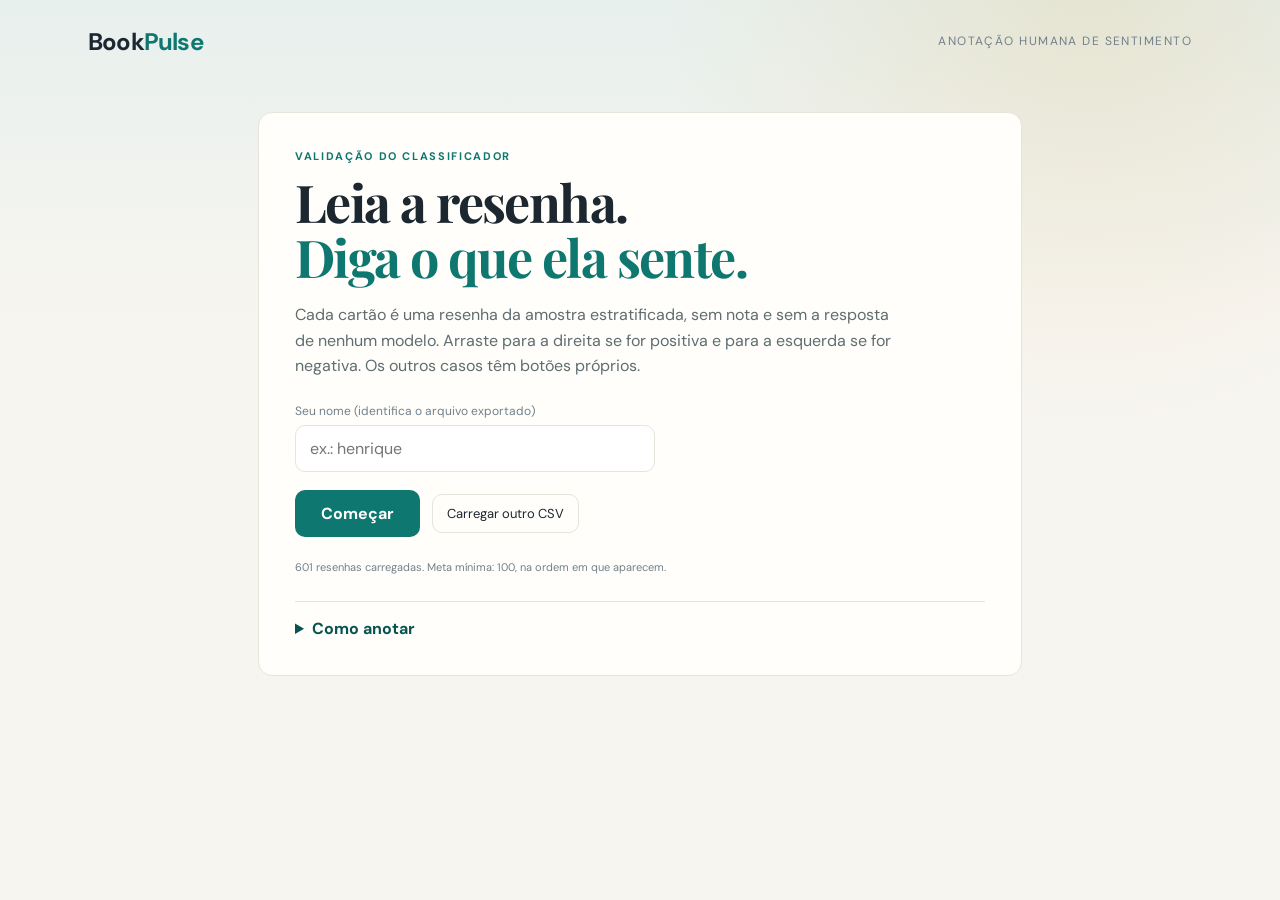
<file: anotar.html>
<!doctype html>
<html lang="pt-BR">
<head>
  <meta charset="utf-8">
  <meta name="viewport" content="width=device-width, initial-scale=1">
  <title>BookPulse — anotação de sentimento</title>
  <link rel="preconnect" href="https://fonts.googleapis.com">
  <link rel="preconnect" href="https://fonts.gstatic.com" crossorigin>
  <link href="https://fonts.googleapis.com/css2?family=DM+Sans:wght@400;500;600;700&family=Playfair+Display:wght@600;700&display=swap" rel="stylesheet">
  <link rel="stylesheet" href="styles.css">
  <link rel="stylesheet" href="anotar.css">
</head>
<body class="annotate-page">
  <header class="annotate-header">
    <nav class="nav shell">
      <a class="brand" href="index.html">Book<span>Pulse</span></a>
      <span class="nav-note">Anotação humana de sentimento</span>
    </nav>
  </header>

  <main class="shell annotate-main">
    <section id="start" class="start-panel panel">
      <p class="eyebrow">Validação do classificador</p>
      <h1 class="start-title">Leia a resenha.<br><em>Diga o que ela sente.</em></h1>
      <p class="start-copy">Cada cartão é uma resenha da amostra estratificada, sem nota e sem a resposta de nenhum modelo. Arraste para a direita se for positiva e para a esquerda se for negativa. Os outros casos têm botões próprios.</p>
      <label class="field">
        <span>Seu nome (identifica o arquivo exportado)</span>
        <input id="annotator" type="text" autocomplete="off" maxlength="30" placeholder="ex.: henrique">
      </label>
      <div class="start-actions">
        <button id="start-button" class="primary-button" type="button">Começar</button>
        <label class="file-button">Carregar outro CSV<input id="csv-file" type="file" accept=".csv"></label>
      </div>
      <p id="load-status" class="method-note"></p>
      <details class="guide">
        <summary>Como anotar</summary>
        <ul>
          <li><b>Positiva:</b> avaliação global predominantemente favorável.</li>
          <li><b>Negativa:</b> avaliação global predominantemente desfavorável.</li>
          <li><b>Neutra:</b> sem avaliação clara ou só descreve o enredo.</li>
          <li><b>Mista:</b> elogios e críticas relevantes sem predominância.</li>
          <li><b>Incerta:</b> texto insuficiente, ilegível, ironia impossível de decidir.</li>
        </ul>
        <p>Considere negação (“not good” não é positivo). Uma crítica pontual não torna negativa uma resenha globalmente favorável. Julgue pelo texto <b>original</b>; a tradução é apenas apoio.</p>
        <p>Os dois anotadores devem fazer as <b>mesmas</b> resenhas, na ordem em que aparecem, sem conversar sobre elas. Assim o script calcula o Cohen's kappa.</p>
      </details>
    </section>

    <section id="workspace" class="workspace" hidden>
      <div class="progress-row">
        <div>
          <p class="eyebrow">Anotador: <span id="annotator-name"></span></p>
          <p class="progress-text"><strong id="done-count">0</strong> anotadas · resenha <span id="position"></span> de <span id="total"></span> <span id="sync-status"></span></p>
        </div>
        <div class="progress-actions">
          <button id="export" class="ghost-button" type="button">Exportar CSV</button>
          <button id="switch" class="ghost-button" type="button">Trocar anotador</button>
        </div>
      </div>
      <div class="progress-track" aria-hidden="true"><span id="progress-bar"></span><i id="goal-mark" title="Meta mínima: 100"></i></div>

      <div class="deck">
        <article id="card" class="review-card" tabindex="0" aria-live="polite">
          <div class="stamp stamp-positive">Positiva</div>
          <div class="stamp stamp-negative">Negativa</div>
          <div class="card-meta"><span id="card-id"></span><span id="card-current-label"></span></div>
          <div id="finished" class="finished" hidden><h2>Amostra concluída</h2><p class="method-note">Exporte o CSV para usar no pipeline. Use “Voltar” para revisar.</p></div>
          <div class="card-scroll">
            <p class="text-label">Original</p>
            <div id="original" class="review-text"></div>
            <div id="translation-block" class="translation-block">
              <p class="text-label">Tradução automática <span id="translation-status"></span></p>
              <div id="translation" class="review-text translated"></div>
            </div>
          </div>
        </article>
      </div>

      <div class="choice-row">
        <button class="choice negative" data-label="negative" type="button"><span>←</span>Negativa</button>
        <button class="choice neutral" data-label="neutral" type="button"><span>↑</span>Neutra</button>
        <button class="choice mixed" data-label="mixed" type="button"><span>↓</span>Mista</button>
        <button class="choice unclear" data-label="unclear" type="button"><span>U</span>Incerta</button>
        <button class="choice positive" data-label="positive" type="button"><span>→</span>Positiva</button>
      </div>
      <div class="secondary-row">
        <button id="undo" class="ghost-button" type="button">↶ Voltar (Z)</button>
        <label class="doubt"><input id="doubt" type="checkbox"> Tive dúvida (D)</label>
        <label class="doubt"><input id="show-translation" type="checkbox" checked> Mostrar tradução (T)</label>
        <select id="model-choice" aria-label="Modelo de tradução">
          <option value="big">OPUS-MT big en→pt (melhor, ~520 MB)</option>
          <option value="compact">OPUS-MT en→ROMANCE (leve, ~120 MB)</option>
        </select>
      </div>
      <p class="method-note">Cada classificação é enviada para a planilha compartilhada assim que você decide; sem conexão, ela espera numa fila e é reenviada. “Exportar CSV” continua disponível como cópia de segurança. A tradução roda localmente no navegador; o modelo é baixado uma vez e fica em cache.</p>
    </section>
  </main>
  <script src="anotar.js"></script>
</body>
</html>
</file>
<file: styles.css>
:root {
  --ink: #1d2730;
  --muted: #71808a;
  --paper: #f7f5f0;
  --card: #fffefa;
  --line: #e7e4dc;
  --teal: #0e7770;
  --teal-dark: #07534f;
  --coral: #db765f;
  --gold: #d7a645;
  --blue: #6386a5;
  --shadow: 0 18px 50px rgba(37, 46, 49, .08);
}
* { box-sizing: border-box; }
body { margin: 0; color: var(--ink); background: var(--paper); font-family: "DM Sans", sans-serif; }
.shell { max-width: 1160px; margin: 0 auto; padding-left: 28px; padding-right: 28px; }
.hero { background: radial-gradient(circle at 82% 18%, rgba(216,166,69,.20), transparent 28%), linear-gradient(135deg, #e8f0ed 0%, #f7f5f0 63%); padding-bottom: 82px; }
.nav { height: 82px; display: flex; align-items: center; justify-content: space-between; }
.brand { color: var(--ink); text-decoration: none; font-size: 24px; font-weight: 700; letter-spacing: -.8px; }
.brand span { color: var(--teal); }
.nav-note { color: var(--muted); font-size: 12px; letter-spacing: .12em; text-transform: uppercase; }
.nav-actions { align-items: center; display: flex; gap: 9px; }
.nav-button { background: rgba(255,255,255,.7); border: 1px solid rgba(14,119,112,.22); border-radius: 100px; color: var(--teal-dark); cursor: pointer; font: inherit; font-size: 14px; font-weight: 700; padding: 12px 18px; transition: .2s ease; }
.nav-button:hover:not(:disabled) { background: #fff; transform: translateY(-1px); }
.nav-button:disabled { cursor: not-allowed; opacity: .4; }
.nav-actions .nav-note { color: var(--muted); text-decoration: none; }
.annotation-link, .annotation-button { align-items: center; background: var(--teal); border: 0; border-radius: 100px; color: #fff; display: inline-flex; font-size: 13px; font-weight: 700; gap: 7px; padding: 12px 17px; text-decoration: none; transition: .2s ease; }
.annotation-link { box-shadow: 0 7px 18px rgba(14,119,112,.2); }
.annotation-link:hover, .annotation-button:hover { background: var(--teal-dark); box-shadow: 0 10px 24px rgba(14,119,112,.25); transform: translateY(-2px); }
.hero-content { padding-top: 54px; }
.detail-mode .hero { background: linear-gradient(135deg, #e1eeeb 0%, #f7f5f0 70%); padding-bottom: 30px; }
.detail-mode .hero-content { padding-top: 8px; }
.detail-mode .hero-content > .eyebrow, .detail-mode .hero-content > h1, .detail-mode .hero-copy { display: none; }
.detail-mode .main { padding-top: 48px; }
.eyebrow { color: var(--teal); font-size: 11px; font-weight: 700; letter-spacing: .15em; margin: 0 0 12px; text-transform: uppercase; }
h1, h2, h3 { font-family: "Playfair Display", serif; letter-spacing: -.03em; }
h1 { font-size: clamp(42px, 6vw, 72px); line-height: 1.02; margin: 0; max-width: 720px; }
h1 em { color: var(--teal); font-style: normal; }
.hero-copy { color: #5f6d71; font-size: 17px; line-height: 1.6; margin: 24px 0 30px; max-width: 540px; }
.search-wrap { align-items: center; background: var(--card); border: 1px solid rgba(14,119,112,.18); border-radius: 14px; box-shadow: 0 12px 30px rgba(27,72,70,.08); display: flex; max-width: 650px; padding: 5px 16px; }
.search-icon { color: var(--teal); font-size: 28px; line-height: 1; transform: rotate(-20deg); }
input { background: transparent; border: 0; color: var(--ink); flex: 1; font: inherit; font-size: 16px; outline: 0; padding: 15px 12px; }
.result-count { color: var(--muted); font-size: 12px; white-space: nowrap; }
.suggestions { background: var(--card); border: 1px solid var(--line); border-radius: 12px; box-shadow: var(--shadow); margin-top: 8px; max-width: 650px; overflow: hidden; position: absolute; width: calc(100% - 56px); z-index: 3; }
.suggestion { border: 0; border-bottom: 1px solid var(--line); background: transparent; cursor: pointer; display: block; padding: 13px 18px; text-align: left; width: 100%; }
.suggestion:hover { background: #edf5f2; }
.suggestion strong { display: block; font-family: "Playfair Display", serif; font-size: 16px; }
.suggestion small { color: var(--muted); }
.main { min-height: 660px; padding-bottom: 70px; padding-top: 64px; }
.empty-state { text-align: center; }
.empty-mark { color: var(--gold); font-size: 38px; }
.empty-state h2 { font-size: 34px; margin: 7px 0; }
.empty-state > p { color: var(--muted); margin: 0 auto 34px; }
.featured-grid, .book-grid { display: grid; gap: 18px; grid-template-columns: repeat(4, 1fr); text-align: left; }
.annotation-callout { align-items: center; background: linear-gradient(110deg, #e1efeb, #f8efe2); border: 1px solid #cfe2dc; border-radius: 16px; display: flex; gap: 18px; margin: 38px auto 0; max-width: 930px; padding: 22px 26px; text-align: left; }
.annotation-icon { align-items: center; background: var(--teal); border-radius: 50%; color: #fff; display: flex; flex: 0 0 46px; font-size: 25px; height: 46px; justify-content: center; }
.annotation-callout h3 { font-size: 22px; margin: 0 0 5px; }
.annotation-callout p:not(.eyebrow) { color: #5e6f70; font-size: 13px; line-height: 1.45; margin: 0; }
.annotation-button { margin-left: auto; white-space: nowrap; }
.mini-card, .recommend-card { background: var(--card); border: 1px solid var(--line); border-radius: 12px; cursor: pointer; overflow: hidden; transition: .2s ease; }
.mini-card:hover, .recommend-card:hover { box-shadow: var(--shadow); transform: translateY(-4px); }
.mini-cover, .recommend-cover { background: #e3e7e1; height: 190px; overflow: hidden; }
.mini-cover img, .recommend-cover img { height: 100%; object-fit: contain; padding: 9px; width: 100%; }
.mini-info, .recommend-info { padding: 13px 14px 15px; }
.mini-info strong, .recommend-info strong { display: block; font-family: "Playfair Display", serif; font-size: 16px; line-height: 1.2; }
.mini-info small, .recommend-info small { color: var(--muted); display: block; margin-top: 7px; }
.book-header { align-items: center; display: flex; gap: 30px; margin-bottom: 44px; }
.cover-frame { background: #dfe7e3; border-radius: 8px; box-shadow: 12px 16px 30px rgba(31,53,52,.16); flex: 0 0 165px; height: 235px; overflow: hidden; }
.cover-frame img { height: 100%; object-fit: contain; padding: 8px; width: 100%; }
.book-intro h2 { font-size: clamp(32px, 5vw, 54px); line-height: 1.02; margin: 0 0 8px; max-width: 700px; }
.author { color: var(--muted); font-size: 17px; margin: 0 0 18px; }
.chips { display: flex; flex-wrap: wrap; gap: 7px; }
.chips span { background: #e3efeb; border-radius: 100px; color: var(--teal-dark); font-size: 11px; padding: 6px 10px; }
.stats { display: flex; gap: 28px; margin-top: 26px; }
.stats div { display: grid; gap: 2px; }
.stats strong { font-size: 20px; }
.stats span { color: var(--muted); font-size: 11px; }
.analysis-grid { display: grid; gap: 18px; grid-template-columns: 1fr 1fr; margin-bottom: 18px; }
.panel { background: var(--card); border: 1px solid var(--line); border-radius: 14px; min-height: 230px; padding: 26px; }
.panel h3 { font-size: 25px; margin: 0 0 24px; }
.book-data-grid { margin-top: 18px; }
.rating-chart { display: grid; gap: 12px; margin-top: 28px; }
.rating-row { align-items: center; display: grid; gap: 10px; grid-template-columns: 30px 1fr 30px; }
.rating-row b { color: var(--gold); font-size: 13px; }
.rating-row small { color: var(--muted); text-align: right; }
.rating-track { background: #edf0eb; border-radius: 100px; height: 12px; overflow: hidden; }
.rating-track i { background: linear-gradient(90deg, var(--gold), #ebc66d); border-radius: inherit; display: block; height: 100%; transition: width .6s ease; }
.data-summary { color: var(--muted); font-size: 13px; line-height: 1.55; }
.data-summary p { margin: 13px 0 0; }
.summary-number { color: var(--teal); font-size: 32px; font-weight: 700; }
.summary-number small { color: var(--muted); font-size: 12px; font-weight: 400; }
.panel-heading { align-items: flex-start; display: flex; justify-content: space-between; }
.score { color: var(--teal); font-size: 23px; font-weight: 700; }
.sentiment-bar { border-radius: 100px; display: flex; height: 14px; margin: 20px 0 15px; overflow: hidden; }
.sentiment-bar span { transition: width .4s ease; }
#bar-positive { background: var(--teal); } #bar-negative { background: var(--coral); }
.legend { color: var(--muted); display: flex; flex-wrap: wrap; font-size: 12px; gap: 17px; }
.legend span { align-items: center; display: flex; gap: 5px; }
.legend b { color: var(--ink); }
.dot { border-radius: 50%; display: inline-block; height: 8px; width: 8px; }
.dot.positive { background: var(--teal); } .dot.neutral { background: var(--gold); } .dot.negative { background: var(--coral); }
.method-note { color: var(--muted); font-size: 11px; line-height: 1.5; margin: 22px 0 0; }
.word-cloud { align-items: center; display: flex; flex-wrap: wrap; gap: 8px 13px; }
.word-cloud span { color: var(--teal-dark); font-weight: 600; }
.word-cloud span:nth-child(3n) { color: var(--coral); } .word-cloud span:nth-child(4n) { color: var(--blue); }
.lower .panel { min-height: 190px; }
.positive-text { color: var(--teal); } .negative-text { color: var(--coral); }
.word-list { display: flex; flex-wrap: wrap; gap: 8px; }
.word-list span { background: #eef2ee; border-radius: 5px; color: #54645f; font-size: 13px; padding: 7px 10px; }
.graph-panel { margin-top: 18px; min-height: 0; }
.graph-heading { align-items: flex-start; margin-bottom: 4px; }
.graph-heading h2 { font-size: 31px; margin: 0; }
.graph-heading > p { line-height: 1.5; max-width: 290px; }
.graph-key { color: var(--muted); display: flex; flex-wrap: wrap; font-size: 11px; gap: 16px; margin: 12px 0 0; }
.graph-key span { align-items: center; display: flex; gap: 6px; }
.key-dot { border-radius: 50%; display: inline-block; height: 9px; width: 9px; }
.book-key { background: var(--teal); } .word-key { background: var(--gold); } .related-key { background: var(--blue); }
.book-graph { margin: 4px auto -5px; max-width: 980px; overflow: visible; position: relative; }
.book-graph svg { display: block; height: auto; min-height: 410px; width: 100%; }
.graph-edges line { animation: edge-draw .8s ease-out both; stroke: #b7c8c3; stroke-dasharray: 500; stroke-dashoffset: 500; stroke-linecap: round; opacity: .7; }
.graph-node { cursor: default; outline: none; }
.graph-node { animation: graph-in .55s cubic-bezier(.2,.8,.2,1) both; }
.graph-node.book { animation-delay: .08s; }
.graph-node.word { animation-delay: .22s; }
.graph-node.related { animation-delay: .42s; }
.graph-node circle { stroke-width: 2; }
.graph-node.book circle { fill: var(--teal); stroke: #fff; }
.graph-node.word circle { fill: var(--gold); stroke: #fff; }
.graph-node.related { cursor: pointer; }
.graph-node.related circle { fill: #dce8ed; stroke: var(--blue); }
.graph-node.related:hover circle, .graph-node.related:focus circle { fill: var(--blue); stroke: #fff; }
.node-background { transition: fill .25s ease, transform .25s ease; }
.node-cover { pointer-events: none; }
.node-outline { fill: none !important; stroke: rgba(255,255,255,.9) !important; pointer-events: none; }
.graph-node.related:hover .node-cover, .graph-node.related:focus .node-cover { transform: scale(1.08); transform-origin: center; }
.node-label { fill: var(--ink); font-size: 11px; font-weight: 700; pointer-events: none; text-anchor: middle; transform: translateY(3px); }
.graph-node.word .node-label { font-size: 10px; }
.node-count { fill: #fff; font-size: 9px; pointer-events: none; text-anchor: middle; transform: translateY(15px); }
.graph-tooltip { align-items: center; background: rgba(29,39,48,.96); border: 1px solid rgba(255,255,255,.18); border-radius: 10px; box-shadow: 0 15px 35px rgba(29,39,48,.22); color: #fff; display: flex; gap: 10px; max-width: 245px; padding: 10px 12px; pointer-events: none; position: fixed; transform: translateZ(0); transition: opacity .12s ease; z-index: 10; }
.graph-tooltip[hidden] { display: none; }
.graph-tooltip img { border-radius: 4px; height: 52px; object-fit: cover; width: 36px; }
.graph-tooltip div { display: grid; gap: 3px; }
.graph-tooltip strong { font-family: "Playfair Display", serif; font-size: 13px; line-height: 1.15; }
.graph-tooltip span, .graph-tooltip small { color: #c8d6d4; font-size: 10px; line-height: 1.25; }
.reviews-section { margin-top: 52px; }
.reviews-list { display: grid; gap: 14px; grid-template-columns: repeat(2, 1fr); }
.review-card { background: var(--card); border: 1px solid var(--line); border-radius: 12px; padding: 20px; }
.review-card p { color: #4f5c60; font-family: "Playfair Display", serif; font-size: 16px; line-height: 1.55; margin: 14px 0 12px; }
.review-meta { align-items: center; color: var(--muted); display: flex; font-size: 11px; justify-content: space-between; }
.review-stars { color: var(--gold); font-size: 14px; letter-spacing: 1px; }
.review-label { color: var(--teal); font-size: 10px; text-transform: uppercase; }
.review-label.negative { color: var(--coral); }
.empty-reviews { color: var(--muted); }
.recommendations { margin-top: 58px; }
.section-heading { align-items: end; display: flex; justify-content: space-between; margin-bottom: 22px; }
.section-heading h2 { font-size: 32px; margin: 0; }
.section-heading > p { color: var(--muted); font-size: 13px; }
.book-grid { grid-template-columns: repeat(4, 1fr); }
.recommend-cover { height: 210px; }
.footer { border-top: 1px solid var(--line); color: var(--muted); font-size: 11px; padding: 25px 0; }
.footer-content { align-items: center; display: flex; gap: 18px; justify-content: space-between; }
.credits-button { background: transparent; border: 1px solid var(--line); border-radius: 100px; color: var(--teal-dark); cursor: pointer; font: inherit; font-weight: 700; padding: 9px 13px; transition: .2s ease; }
.credits-button:hover { background: #e3efeb; border-color: #b8d5cc; }
.credits-modal[hidden] { display: none; }
.credits-modal { inset: 0; position: fixed; z-index: 20; }
.credits-backdrop { background: rgba(15, 30, 32, .58); inset: 0; position: absolute; }
.credits-dialog { background: var(--card); border: 1px solid var(--line); border-radius: 18px; box-shadow: 0 24px 80px rgba(15, 30, 32, .28); left: 50%; max-width: 520px; padding: 34px; position: absolute; top: 50%; transform: translate(-50%, -50%); width: calc(100% - 36px); }
.credits-dialog h2 { font-size: 34px; margin: 0 0 10px; }
.credits-dialog > p:not(.eyebrow) { color: var(--muted); line-height: 1.55; margin: 0 0 22px; }
.modal-close { background: #eef2ee; border: 0; border-radius: 50%; color: var(--ink); cursor: pointer; font-size: 25px; height: 34px; line-height: 1; position: absolute; right: 18px; top: 18px; width: 34px; }
.modal-close:hover { background: #dce8e3; }
.modal-open { overflow: hidden; }
.credit-links { display: flex; flex-wrap: wrap; gap: 9px 18px; }
.credit-links a { color: var(--teal); font-weight: 600; text-decoration: none; }
.credit-links a:hover { text-decoration: underline; }
@keyframes graph-in { from { opacity: 0; } to { opacity: 1; } }
@keyframes edge-draw { to { stroke-dashoffset: 0; } }
@keyframes cover-reveal { from { opacity: 0; transform: scale(1.08); } to { opacity: 1; transform: scale(1); } }
.cover-frame img, .mini-cover img, .recommend-cover img, .node-cover { animation: cover-reveal .65s ease-out both; }
.panel, .recommendations, .book-header { animation: content-rise .6s ease-out both; }
@keyframes content-rise { from { opacity: 0; transform: translateY(14px); } to { opacity: 1; transform: translateY(0); } }
@media (prefers-reduced-motion: reduce) { *, *::before, *::after { animation-duration: .01ms !important; animation-iteration-count: 1 !important; scroll-behavior: auto !important; transition-duration: .01ms !important; } }
@media (max-width: 800px) { .featured-grid, .book-grid { grid-template-columns: repeat(2, 1fr); } .analysis-grid, .reviews-list { grid-template-columns: 1fr; } .section-heading { align-items: start; flex-direction: column; gap: 6px; } .book-graph svg { min-height: 330px; } .annotation-callout { align-items: flex-start; flex-wrap: wrap; } .annotation-button { margin-left: 64px; } }
@media (max-width: 520px) { .shell { padding-left: 18px; padding-right: 18px; } .hero { padding-bottom: 55px; } .nav-note { display: none; } .annotation-link { font-size: 0; padding: 12px; } .annotation-link span { font-size: 18px; } .book-header { align-items: flex-start; flex-direction: column; } .featured-grid, .book-grid { gap: 12px; } .stats { gap: 15px; } .panel { padding: 20px; } .footer-content { align-items: flex-start; flex-direction: column; gap: 10px; } .nav-actions { gap: 5px; } .nav-button { padding: 10px 12px; } .annotation-callout { padding: 18px; } .annotation-button { margin-left: 0; } .credits-dialog { padding: 28px 22px; } }
.book-notice { background: #fbf1dc; border-radius: 8px; color: #7a5a17; font-size: 12px; line-height: 1.5; margin: 14px 0 0; max-width: 560px; padding: 8px 12px; }
.suggestion.active { background: #edf5f2; }
</file>
<file: anotar.css>
.annotate-page { background: radial-gradient(circle at 85% 0%, rgba(216,166,69,.16), transparent 30%), linear-gradient(180deg, #e8f0ed 0%, var(--paper) 320px); min-height: 100vh; }
.annotate-main { max-width: 820px; padding-bottom: 60px; }
.start-panel { margin-top: 30px; padding: 36px; }
.start-title { font-size: clamp(34px, 5vw, 52px); line-height: 1.05; margin: 0 0 18px; }
.start-title em { color: var(--teal); font-style: normal; }
.start-copy { color: #5f6d71; line-height: 1.6; margin: 0 0 24px; max-width: 600px; }
.field { display: grid; gap: 6px; margin-bottom: 18px; max-width: 360px; }
.field span { color: var(--muted); font-size: 12px; }
.field input { background: #fff; border: 1px solid var(--line); border-radius: 10px; padding: 12px 14px; }
.field input:focus { border-color: var(--teal); }
.start-actions { align-items: center; display: flex; flex-wrap: wrap; gap: 12px; }
.primary-button { background: var(--teal); border: 0; border-radius: 10px; color: #fff; cursor: pointer; font: inherit; font-weight: 700; padding: 13px 26px; }
.primary-button:hover { background: var(--teal-dark); }
.primary-button:disabled { background: #a9bdb9; cursor: wait; }
.file-button, .ghost-button { background: transparent; border: 1px solid var(--line); border-radius: 10px; color: var(--ink); cursor: pointer; font: inherit; font-size: 13px; padding: 10px 14px; }
.file-button:hover, .ghost-button:hover { border-color: var(--teal); color: var(--teal-dark); }
.file-button input { display: none; }
.guide { border-top: 1px solid var(--line); margin-top: 26px; padding-top: 16px; }
.guide summary { color: var(--teal-dark); cursor: pointer; font-weight: 700; }
.guide ul, .guide p { color: #4d5b60; font-size: 14px; line-height: 1.6; }
.workspace { padding-top: 18px; }
.progress-row { align-items: flex-end; display: flex; flex-wrap: wrap; gap: 12px; justify-content: space-between; }
.progress-row .eyebrow { margin-bottom: 4px; }
.progress-text { color: var(--muted); font-size: 13px; margin: 0; }
.progress-text strong { color: var(--ink); font-size: 18px; }
.progress-actions { display: flex; gap: 8px; }
.progress-track { background: var(--line); border-radius: 100px; height: 6px; margin: 12px 0 22px; overflow: visible; position: relative; }
.progress-track span { background: var(--teal); border-radius: 100px; display: block; height: 100%; transition: width .3s ease; width: 0; }
.progress-track i { background: var(--gold); border-radius: 2px; height: 14px; position: absolute; top: -4px; width: 3px; }
.deck { perspective: 1200px; position: relative; }
.review-card { background: var(--card); border: 1px solid var(--line); border-radius: 18px; box-shadow: 0 22px 60px rgba(37,46,49,.12); cursor: grab; outline: none; overflow: hidden; position: relative; touch-action: pan-y; user-select: none; }
.review-card:focus-visible { border-color: var(--teal); }
.review-card.dragging { cursor: grabbing; transition: none; }
.review-card.settling { transition: transform .32s cubic-bezier(.2,.8,.2,1), opacity .32s ease; }
.review-card.leaving-right { opacity: 0; transform: translateX(120%) rotate(16deg) !important; }
.review-card.leaving-left { opacity: 0; transform: translateX(-120%) rotate(-16deg) !important; }
.review-card.leaving-up { opacity: 0; transform: translateY(-40%) scale(.92) !important; }
.stamp { border: 3px solid; border-radius: 8px; font-size: 22px; font-weight: 700; letter-spacing: .08em; opacity: 0; padding: 4px 12px; pointer-events: none; position: absolute; text-transform: uppercase; top: 26px; z-index: 2; }
.stamp-positive { color: var(--teal); left: 24px; transform: rotate(-12deg); }
.stamp-negative { color: var(--coral); right: 24px; transform: rotate(12deg); }
.card-meta { border-bottom: 1px solid var(--line); color: var(--muted); display: flex; font-size: 11px; justify-content: space-between; letter-spacing: .06em; padding: 14px 22px; }
#card-current-label:not(:empty) { background: #e3efeb; border-radius: 100px; color: var(--teal-dark); font-weight: 700; padding: 2px 9px; }
.card-scroll { max-height: min(58vh, 560px); overflow-y: auto; padding: 22px 26px 26px; }
.text-label { color: var(--teal); font-size: 10px; font-weight: 700; letter-spacing: .15em; margin: 0 0 8px; text-transform: uppercase; }
.review-text { font-size: 17px; line-height: 1.65; overflow-wrap: anywhere; white-space: pre-wrap; }
.translation-block { border-top: 1px dashed var(--line); margin-top: 22px; padding-top: 18px; }
.translation-block .text-label { color: var(--blue); }
.review-text.translated { color: #4d5b60; font-size: 16px; }
#translation-status { color: var(--muted); font-weight: 500; letter-spacing: 0; text-transform: none; }
.choice-row { display: grid; gap: 10px; grid-template-columns: repeat(5, 1fr); margin-top: 20px; }
.choice { align-items: center; background: var(--card); border: 1px solid var(--line); border-radius: 14px; color: var(--ink); cursor: pointer; display: grid; font: inherit; font-size: 13px; font-weight: 700; gap: 3px; justify-items: center; padding: 12px 6px; transition: transform .15s ease, border-color .15s ease; }
.choice span { color: var(--muted); font-size: 18px; font-weight: 500; }
.choice:hover { transform: translateY(-2px); }
.choice.positive { border-color: rgba(14,119,112,.45); color: var(--teal-dark); }
.choice.negative { border-color: rgba(219,118,95,.55); color: #b4523c; }
.choice.neutral { border-color: rgba(215,166,69,.6); color: #8f6a1f; }
.choice.mixed { border-color: rgba(99,134,165,.55); color: #3f6382; }
.choice.selected { box-shadow: inset 0 0 0 2px currentColor; }
.secondary-row { align-items: center; display: flex; flex-wrap: wrap; gap: 14px; margin-top: 16px; }
.doubt { align-items: center; color: var(--muted); cursor: pointer; display: flex; font-size: 13px; gap: 6px; }
.doubt input { accent-color: var(--teal); flex: none; padding: 0; }
#model-choice { background: var(--card); border: 1px solid var(--line); border-radius: 10px; color: var(--muted); font: inherit; font-size: 12px; margin-left: auto; padding: 8px; }
.method-note code { background: #eef2ee; border-radius: 4px; font-size: 10px; padding: 1px 4px; }
.finished { padding: 40px 26px; text-align: center; }
.finished h2 { font-size: 30px; margin: 0 0 10px; }
@media (max-width: 620px) {
  .start-panel { padding: 24px; }
  .choice-row { grid-template-columns: repeat(2, 1fr); }
  .choice.positive { grid-column: 2; grid-row: 1; }
  .choice.negative { grid-column: 1; grid-row: 1; }
  .choice.unclear { grid-column: 1 / -1; }
  #model-choice { margin-left: 0; width: 100%; }
  .card-scroll { padding: 18px; }
  .review-text { font-size: 16px; }
}
[hidden] { display: none !important; }
.nav-note a { color: var(--teal); text-decoration: none; }
.sync-warning { color: var(--coral); }
</file>
